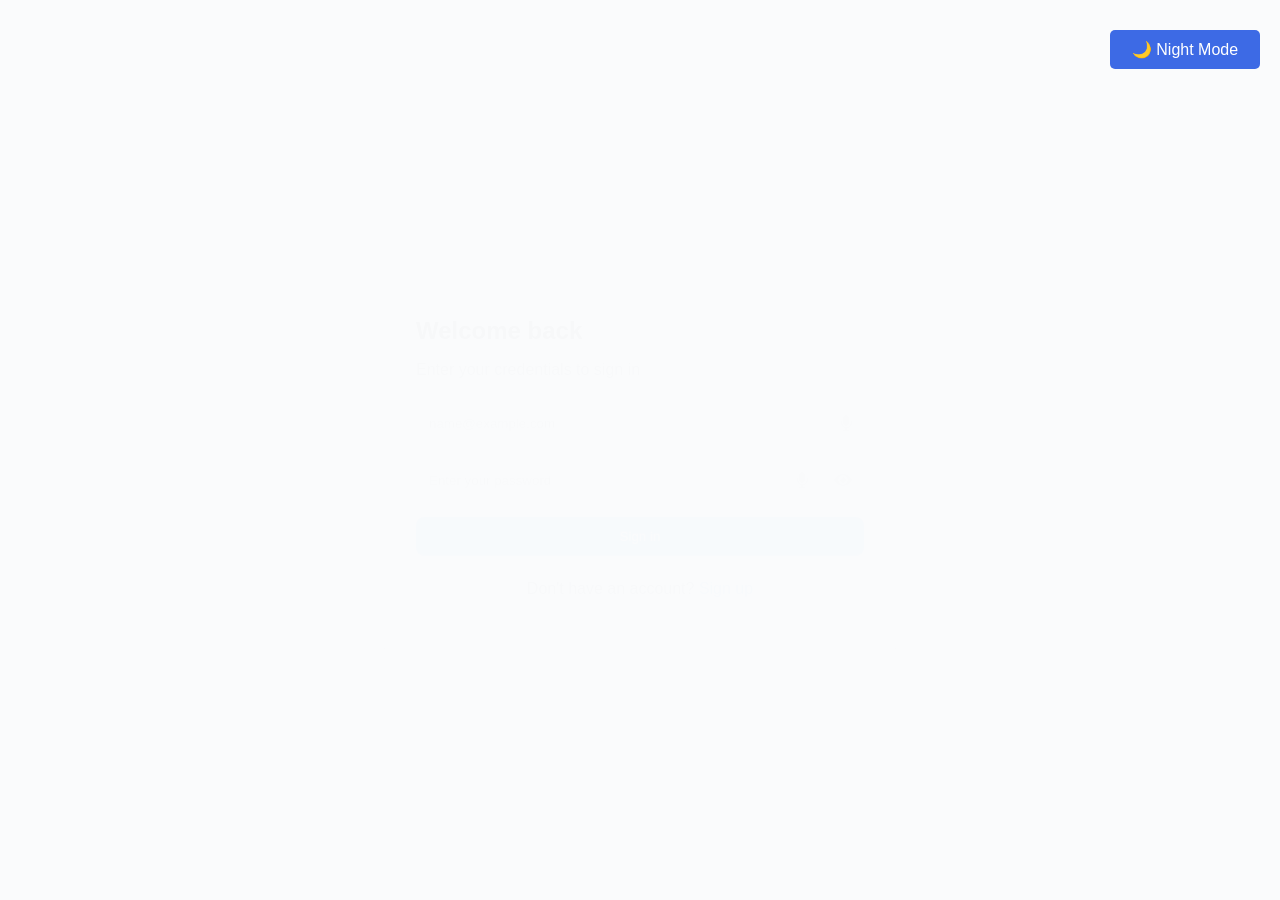
<file: index.html>
<head>
    <meta charset="UTF-8">
    <meta name="viewport" content="width=device-width, initial-scale=1.0">
    <title>Document</title>
    <meta http-equiv="refresh" content="0; url=voice-form/signin.html">
</head>
<body>
    <p>Redirecting...</p>
</body>
</html>
</file>
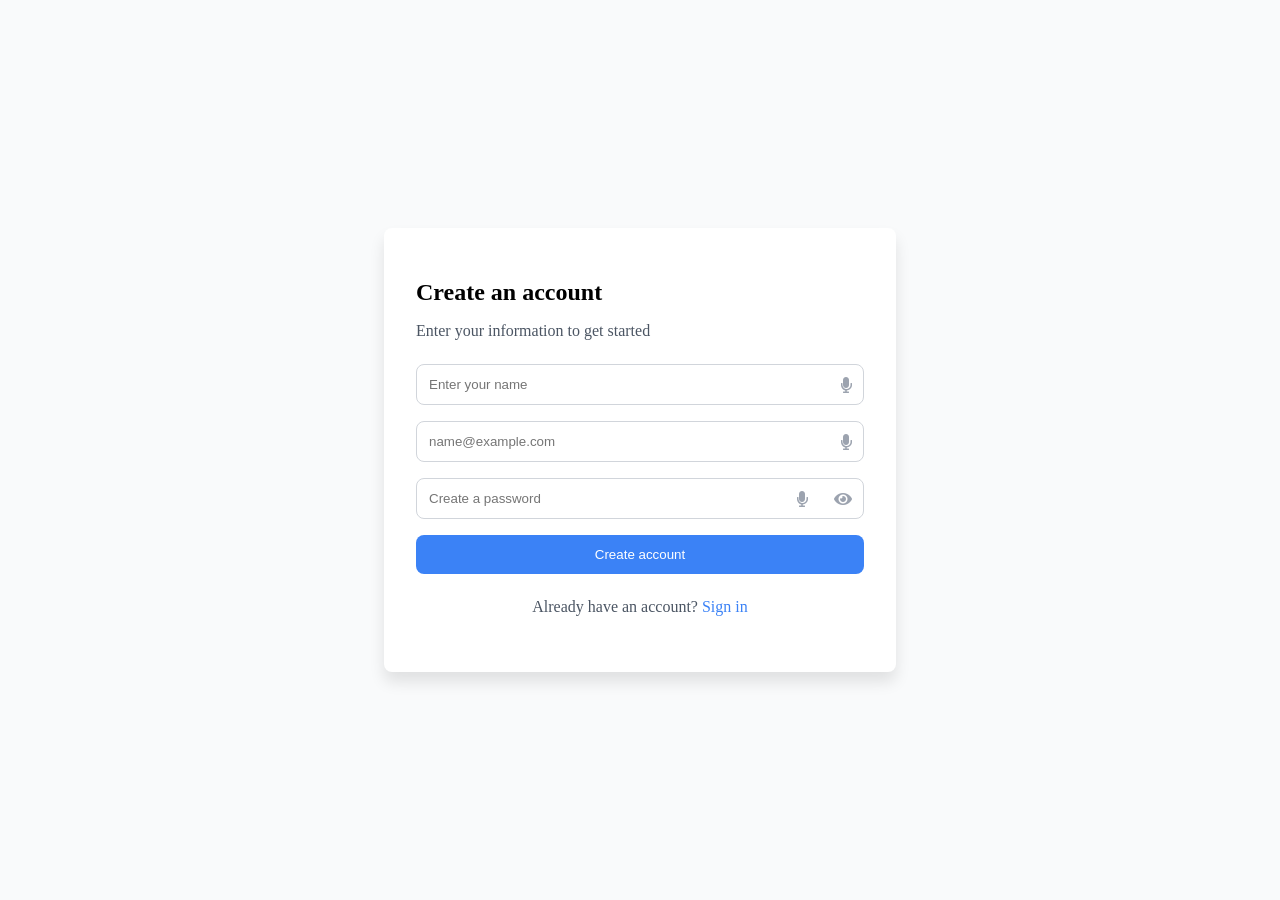
<file: voice-form/index.html>
<html>
    <!DOCTYPE html>
    <html lang="en">
<head>
    <meta charset="utf-8">
    <meta name="viewport" content="width=device-width, initial-scale=1.0">
    <title>Create an Account</title>
    <link rel="stylesheet" href="https://cdnjs.cloudflare.com/ajax/libs/font-awesome/5.15.3/css/all.min.css">
    <link rel="stylesheet" href="signup.css">
</head>
<body>
    <div class="container">
        <h2>Create an account</h2>
        <p>Enter your information to get started</p>
        <form onsubmit="storeUserData(event)">
            <div class="input-group">
                <input type="text" placeholder="Enter your name" id="name">
                <i class="fas fa-microphone"  onclick="startVoiceInput('name')"></i>
            </div>
            <div class="input-group">
                <input type="email" placeholder="name@example.com" id="email">
                <i class="fas fa-microphone" onclick="startVoiceInput('email')"></i>
            </div>
            <div class="input-group">
                <input id="password" type="password" placeholder="Create a password" >
                <!-- <button type="button" onclick="togglePassword()"> -->
                    <i id="togglePasswordIcon" class="fas fa-eye" onclick="togglePassword()"></i>
                <!-- </button> -->
                <i class="fas fa-microphone" style="right: 3.5rem;" onclick="startVoiceInput('password')"></i>
            </div>
            <button type="submit" class="btn">Create account</button>
        </form>
        <p class="signin-link">Already have an account? <a href="signin.html">Sign in</a></p>
    </div>

    <script src="voi-to-spe.js"></script>
    <script src="signup.js"></script>
</body>
</html>
</file>
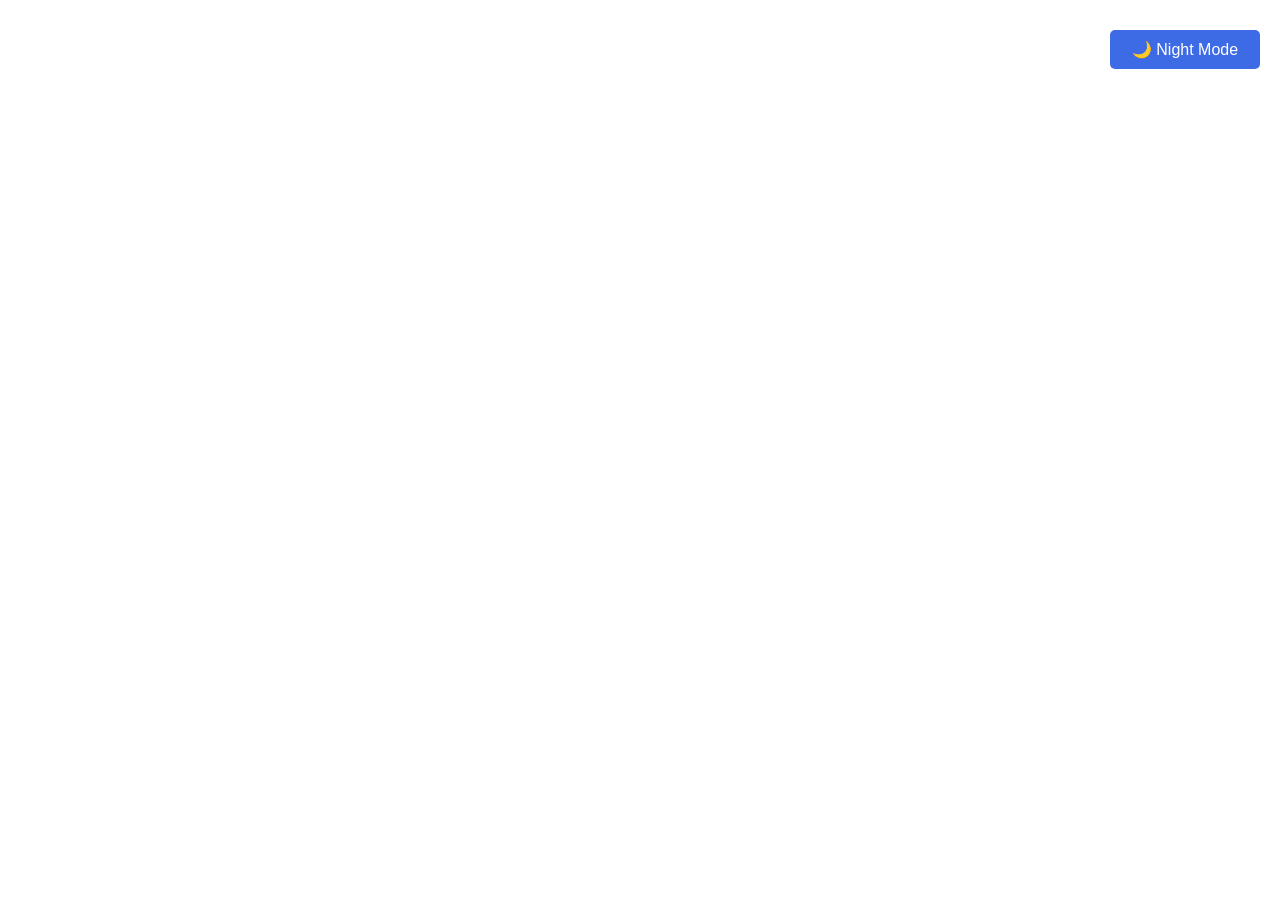
<file: voice-form/allform.html>
<!DOCTYPE html>
 <html lang="en">
 <head>
     <meta charset="UTF-8">
     <meta name="viewport" content="width=device-width, initial-scale=1.0">
     <link rel="stylesheet" href="https://cdnjs.cloudflare.com/ajax/libs/font-awesome/5.15.3/css/all.min.css">
     <link rel="stylesheet" href="allform.css">
     <link rel="stylesheet" href="day-night.css">
     <title>Dynamic Form</title>
 </head>
 <body id="body">
    <button id="toggleBtn">🌙 Night Mode</button>
 </body>
 <script src="home.js"></script>
 <script src="allform.js"></script>
 <script src="voi-to-spe.js"></script>
 <script src="day-night.js"></script>
 </html>
</file>
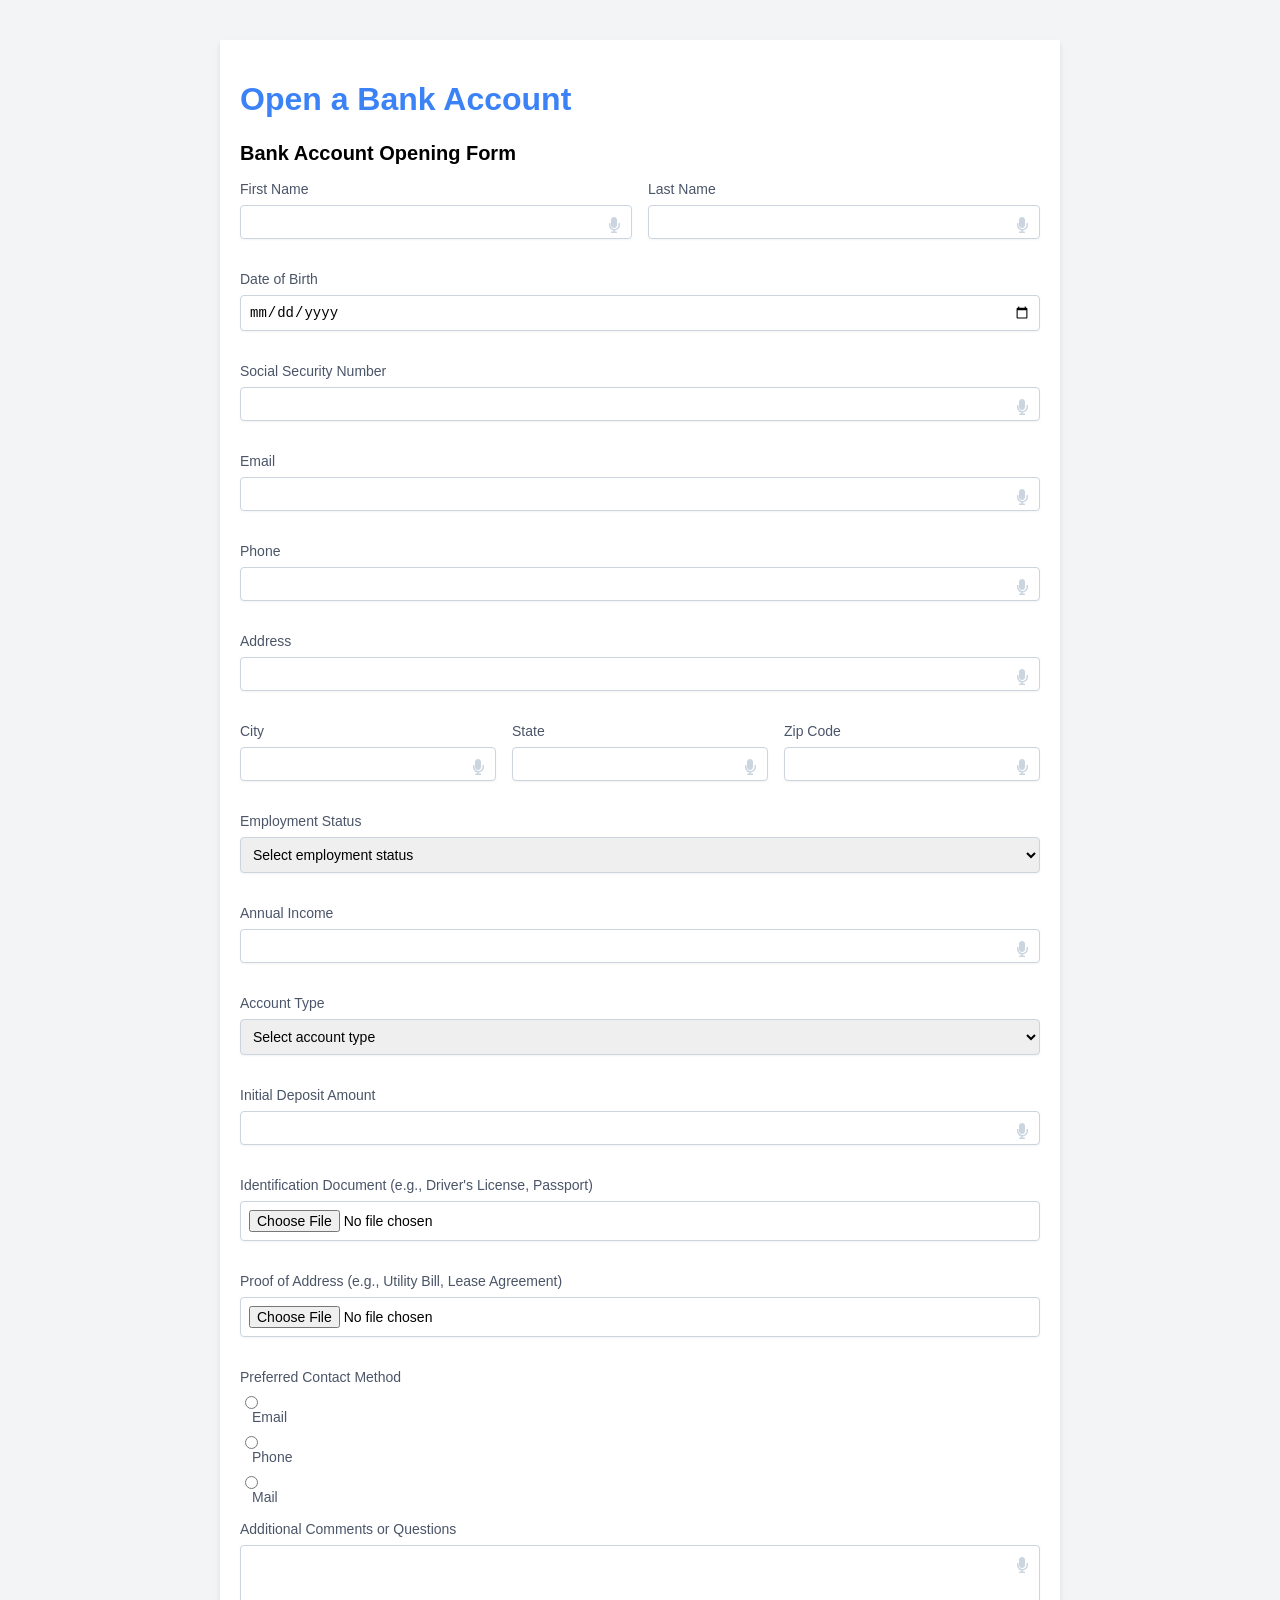
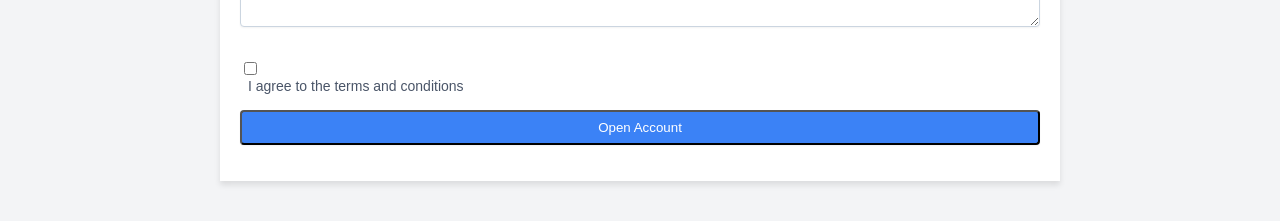
<file: voice-form/bank-form.html>
<html>
    <!DOCTYPE html>
    <html lang="en">
<head>
    <meta charset="utf-8">
    <meta name="viewport" content="width=device-width, initial-scale=1.0">
    <title>Open a Bank Account</title>
    <link rel="stylesheet" href="https://cdnjs.cloudflare.com/ajax/libs/font-awesome/5.15.3/css/all.min.css">
    <link rel="stylesheet" href="bank-form.css">
</head>
<body>
    <div class="container">
        <h1>Open a Bank Account</h1>
        <h2>Bank Account Opening Form</h2>
        <form>
            <div class="grid grid-2 mb-4">
                <div>
                    <label for="first-name">First Name</label>
                    <div class="relative mt-1">
                        <input type="text" id="first-name">
                        <i class="fas fa-microphone absolute right-3 top-3 text-gray-400" onclick="startVoiceInput('first-name')"></i>
                    </div>
                </div>
                <div>
                    <label for="last-name">Last Name</label>
                    <div class="relative mt-1">
                        <input type="text" id="last-name">
                        <i class="fas fa-microphone absolute right-3 top-3 text-gray-400" onclick="startVoiceInput('last-name')"></i>
                    </div>
                </div>
            </div>
            <div class="mb-4">
                <label for="dob">Date of Birth</label>
                <div class="relative mt-1">
                    <input type="date" id="dob" placeholder="yyyy-mm-dd" > <!-- style="padding-right: 2.3rem;"-->
                    <!-- <i class="fas fa-calendar-alt absolute right-3 top-3 text-gray-400" ></i> -->
                    <!-- <i class="fas fa-microphone absolute right-3 top-3 text-gray-400"   onclick="startVoiceInput('dob')"></i> -->
                </div>
            </div>
            <div class="mb-4">
                <label for="ssn">Social Security Number</label>
                <div class="relative mt-1">
                <input type="text" id="ssn">
                <i class="fas fa-microphone absolute right-3 top-3 text-gray-400" onclick="startVoiceInput('ssn')"></i>
                </div>
            </div>
            <div class="mb-4">
                <label for="email">Email</label>
                <div class="relative mt-1">
                    <input type="email" id="email">
                    <i class="fas fa-microphone absolute right-3 top-3 text-gray-400" onclick="startVoiceInput('email')"></i>
                </div>
            </div>
            <div class="mb-4">
                <label for="phone">Phone</label>
                <div class="relative mt-1">
                    <input type="text" id="phone">
                    <i class="fas fa-microphone absolute right-3 top-3 text-gray-400" onclick="startVoiceInput('phone')"></i>
                </div>
            </div>
            <div class="mb-4">
                <label for="address">Address</label>
                <div class="relative mt-1">
                <input type="text" id="address">
                <i class="fas fa-microphone absolute right-3 top-3 text-gray-400" onclick="startVoiceInput('address')"></i>
                </div>
            </div>
            <div class="grid grid-3 mb-4">
                <div>
                    <label for="city">City</label>
                    <div class="relative mt-1">
                        <input type="text" id="city">
                        <i class="fas fa-microphone absolute right-3 top-3 text-gray-400" onclick="startVoiceInput('city')"></i>
                    </div>
                </div>
                <div>
                    <label for="state">State</label>
                    <div class="relative mt-1">
                        <input type="text" id="state">
                        <i class="fas fa-microphone absolute right-3 top-3 text-gray-400" onclick="startVoiceInput('state')"></i>
                    </div>
                </div>
                <div>
                    <label for="zip">Zip Code</label>
                    <div class="relative mt-1">
                    <input type="number" id="zip">
                    <i class="fas fa-microphone absolute right-3 top-3 text-gray-400" onclick="startVoiceInput('zip')"></i>
                    </div>
                </div>
            </div>
            <div class="mb-4">
                <label for="employment-status">Employment Status</label>
                <select id="employment-status">
                    <option>Select employment status</option>
                </select>
            </div>
            <div class="mb-4">
                <label for="annual-income">Annual Income</label>
                <div class="relative mt-1">
                <input type="text" id="annual-income">
                <i class="fas fa-microphone absolute right-3 top-3 text-gray-400" onclick="startVoiceInput('annual-income')"></i>
                </div>
            </div>
            <div class="mb-4">
                <label for="account-type">Account Type</label>
                <select id="account-type">
                    <option>Select account type</option>
                </select>
            </div>
            <div class="mb-4">
                <label for="initial-deposit">Initial Deposit Amount</label>
                <div class="relative mt-1">
                <input type="text" id="initial-deposit">
                <i class="fas fa-microphone absolute right-3 top-3 text-gray-400" onclick="startVoiceInput('initial-deposit')"></i>
                </div>
            </div>
            <div class="mb-4">
                <label for="id-document">Identification Document (e.g., Driver's License, Passport)</label>
                <input type="file" id="id-document">
            </div>
            <div class="mb-4">
                <label for="proof-address">Proof of Address (e.g., Utility Bill, Lease Agreement)</label>
                <input type="file" id="proof-address">
            </div>
            <div class="mb-4">
                <label>Preferred Contact Method</label>
                <div class="mt-2 space-y-2">
                    <div class="flex items-center">
                        <input id="contact-email" name="contact-method" type="radio">
                        <label for="contact-email" class="ml-3">Email</label>
                    </div>
                    <div class="flex items-center">
                        <input id="contact-phone" name="contact-method" type="radio">
                        <label for="contact-phone" class="ml-3">Phone</label>
                    </div>
                    <div class="flex items-center">
                        <input id="contact-mail" name="contact-method" type="radio">
                        <label for="contact-mail" class="ml-3">Mail</label>
                    </div>
                </div>
            </div>
            <div class="mb-4">
                <label for="comments">Additional Comments or Questions</label>
                <div class="relative mt-1">
                <textarea id="comments" rows="4"></textarea>
                <i class="fas fa-microphone absolute right-3 top-3 text-gray-400" onclick="startVoiceInput('comments')"></i>
                </div>
            </div>
            <div class="mb-4 flex items-center">
                <input id="terms" type="checkbox">
                <label for="terms" class="ml-2">I agree to the terms and conditions</label>
            </div>
            <div>
                <button type="submit" class="w-full bg-black text-white py-2 px-4 rounded-md shadow-sm hover:bg-gray-800 focus:outline-none focus:ring-2 focus:ring-offset-2 focus:ring-indigo-500">Open Account</button>
            </div>
        </form>
    </div>
    <script src="voi-to-spe.js"></script>
</body>
</html>
</file>
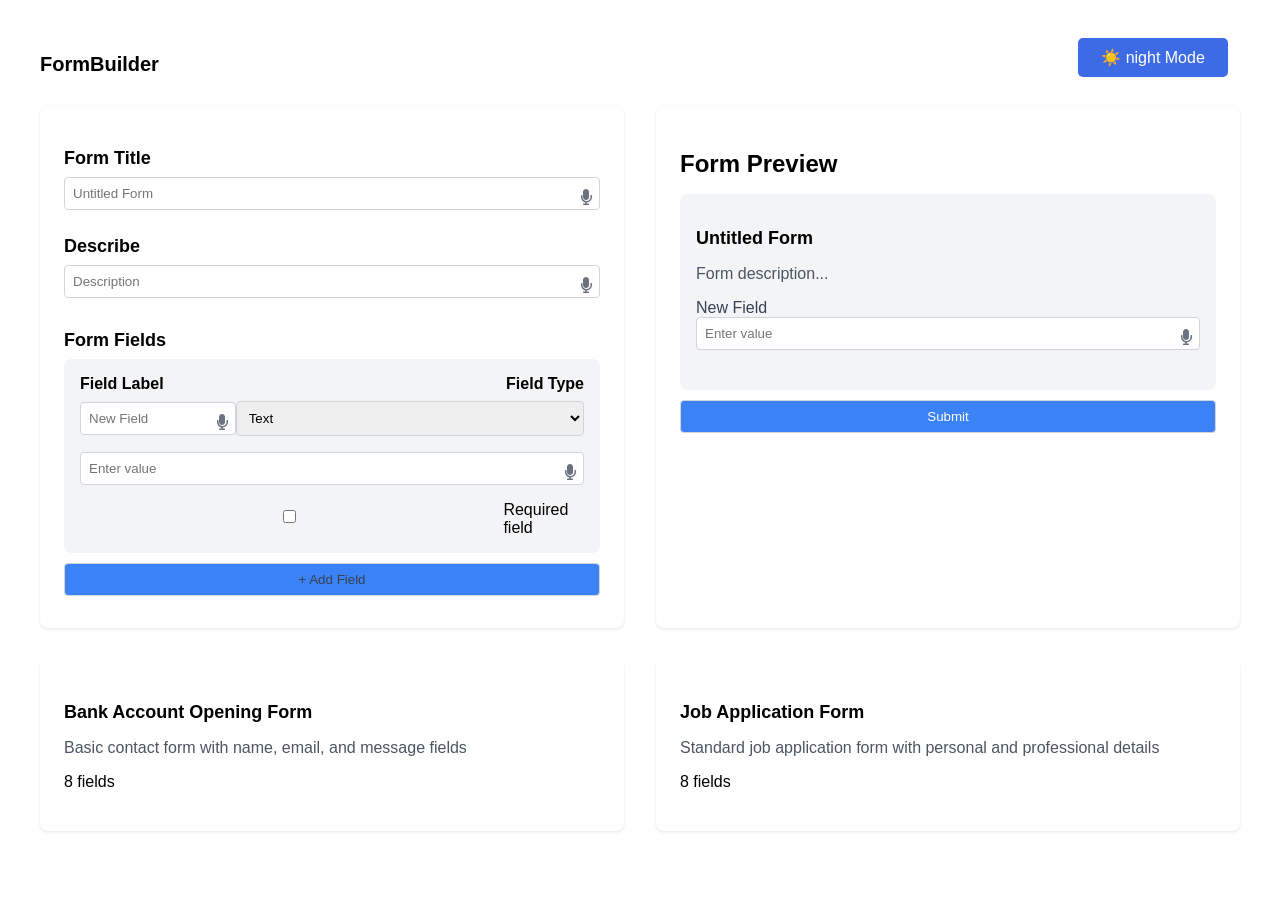
<file: voice-form/form.html>
<html lang="en">
<head>
    <meta charset="UTF-8">
    <meta name="viewport" content="width=device-width, initial-scale=1.0">
    <title>FormBuilder</title>
    <link href="https://cdnjs.cloudflare.com/ajax/libs/font-awesome/5.15.3/css/all.min.css" rel="stylesheet"/>
    <link rel="stylesheet" href="form.css">
    <link rel="stylesheet" href="day-night.css">
</head>
<body>
    <div class="container">
        <header class="flex justify-between items-center py-4">
            <h1 class="text-xl font-semibold">FormBuilder</h1>
            <button id="toggleBtn">☀️ night Mode</button>
            <!-- <div class="flex items-center space-x-4">
                <a class="text-gray-600" href="#">Documentation</a>
                <i class="fas fa-cog text-gray-600"></i>
            </div> -->
        </header>
        <main class="grid grid-cols-1 lg:grid-cols-2 gap-8">
            <section class="bg-white p-6 rounded-lg shadow-md">
                <!-- <div class="flex justify-between items-center mb-4">
                    <h2 class="text-2xl font-semibold">Form Builder</h2>
                    <div class="space-x-2">
                        <button class="px-4 py-2 bg-gray-200 text-gray-700 rounded">Reset</button>
                        <button class="px-4 py-2 bg-gray-200 text-gray-700 rounded">Export</button>
                    </div>
                </div>
                <div class="mb-6">
                    <h3 class="text-lg font-semibold mb-2">AI Form Generator</h3>
                    <textarea class="w-full p-2 border rounded mb-2" placeholder="Describe the form you want to create, e.g., 'Create a contact form with name, email, and message fields'" rows="3"></textarea>
                    <div class="flex space-x-2 mb-4">
                        <button class="px-4 py-2 bg-gray-200 text-gray-700 rounded">Create a contact form with name, email...</button>
                        <button class="px-4 py-2 bg-gray-200 text-gray-700 rounded">Make a signup form with username, ema...</button>
                        <button class="px-4 py-2 bg-gray-200 text-gray-700 rounded">Build a job application form with per...</button>
                        <button class="px-4 py-2 bg-gray-200 text-gray-700 rounded">Generate a feedback form with rating...</button>
                    </div>
                    <button class="w-full px-4 py-2 bg-gray-700 text-white rounded">Generate Fields</button>
                </div> -->
                <div class="mb-6">
                    <h3 class="text-lg font-semibold mb-2">Form Title</h3>
                    <div class="relative">
                        <input class="w-full p-2 border rounded pr-10" placeholder="Untitled Form" type="text" id="name"/>
                        <i class="fas fa-microphone absolute right-3 top-3 text-gray-500" onclick="startVoiceInput('name')"></i>
                    </div>
                    <h3 class="text-lg font-semibold mb-2">Describe</h3>
                    <div class="relative">
                        <input class="w-full p-2 border rounded pr-10" placeholder="Description" type="text" id="description"/>
                        <i class="fas fa-microphone absolute right-3 top-3 text-gray-500" onclick="startVoiceInput('description')"></i>
                    </div>
                </div>
                <div>
                    <h3 class="text-lg font-semibold mb-2">Form Fields</h3>
                    <div class="bg-gray-100 p-4 rounded-lg mb-4">
                        <div class="flex justify-between items-center mb-2">
                            <span class="font-semibold">Field Label</span>
                            <span class="font-semibold">Field Type</span>
                        </div>
                        <div class="flex justify-between items-center mb-2">
                            <div class="relative w-3/4">
                                <input class="w-full p-2 border rounded pr-12" placeholder="New Field" type="text" id="new-field"/>
                                <i class="fas fa-microphone absolute right-2 top-3 text-gray-500" onclick="startVoiceInput('new-field')"></i>
                            </div>
                            <select class="w-3/4 p-2 border rounded select-field">
                                <option>Text</option>
                                <option>number</option>
                                <option>email</option>
                            </select>
                        </div>
                        <div class="relative mb-2">
                            <input class="w-full p-2 border rounded pr-12" placeholder="Enter value" type="text" id="enter-value"/>
                            <i class="fas fa-microphone absolute right-2 top-3 text-gray-500" onclick="startVoiceInput('enter-value')"></i>
                        </div>
                        <div class="flex items-center">
                            <input class="mr-2" type="checkbox"/>
                            <span>Required field</span>
                        </div>
                    </div>
                    <button class="px-4 py-2 bg-gray-200 text-gray-700 rounded add-field">+ Add Field</button>
                </div>
            </section>
            <section class="bg-white p-6 rounded-lg shadow-md">
                <h2 class="text-2xl font-semibold mb-4">Form Preview</h2>
                <div class="bg-gray-100 p-4 rounded-lg preview">
                    <h3 id="preview-title" class="text-lg font-semibold mb-2">Untitled Form</h3>
                    <p id="preview-description" class="text-gray-600 mb-4">Form description...</p>

                    <!-- <h3 class="text-lg font-semibold mb-2">Untitled Form</h3>
                    <p class="text-gray-600 mb-4">Preview how your form will appear to users</p> -->
                    <div class="relative mb-4 preview-field">
                        <label class="block text-gray-700 mb-2">New Field</label>
                        <div class="relative">
                            <input class="w-full p-2 border rounded pr-12" placeholder="Enter value" type="text" id="value"/>
                            <i class="fas fa-microphone absolute right-2 top-3 text-gray-500" onclick="startVoiceInput('value')"></i>
                        </div>
                    </div>
                </div>
                <button class="w-full px-4 py-2 bg-blue-500 text-white rounded submit">Submit</button>
            </section>
        </main>
    </div>
    <script src="day-night.js"></script>
    <script src="voi-to-spe.js"></script>
    <script src="form.js"></script>
</body>
</html>
</file>
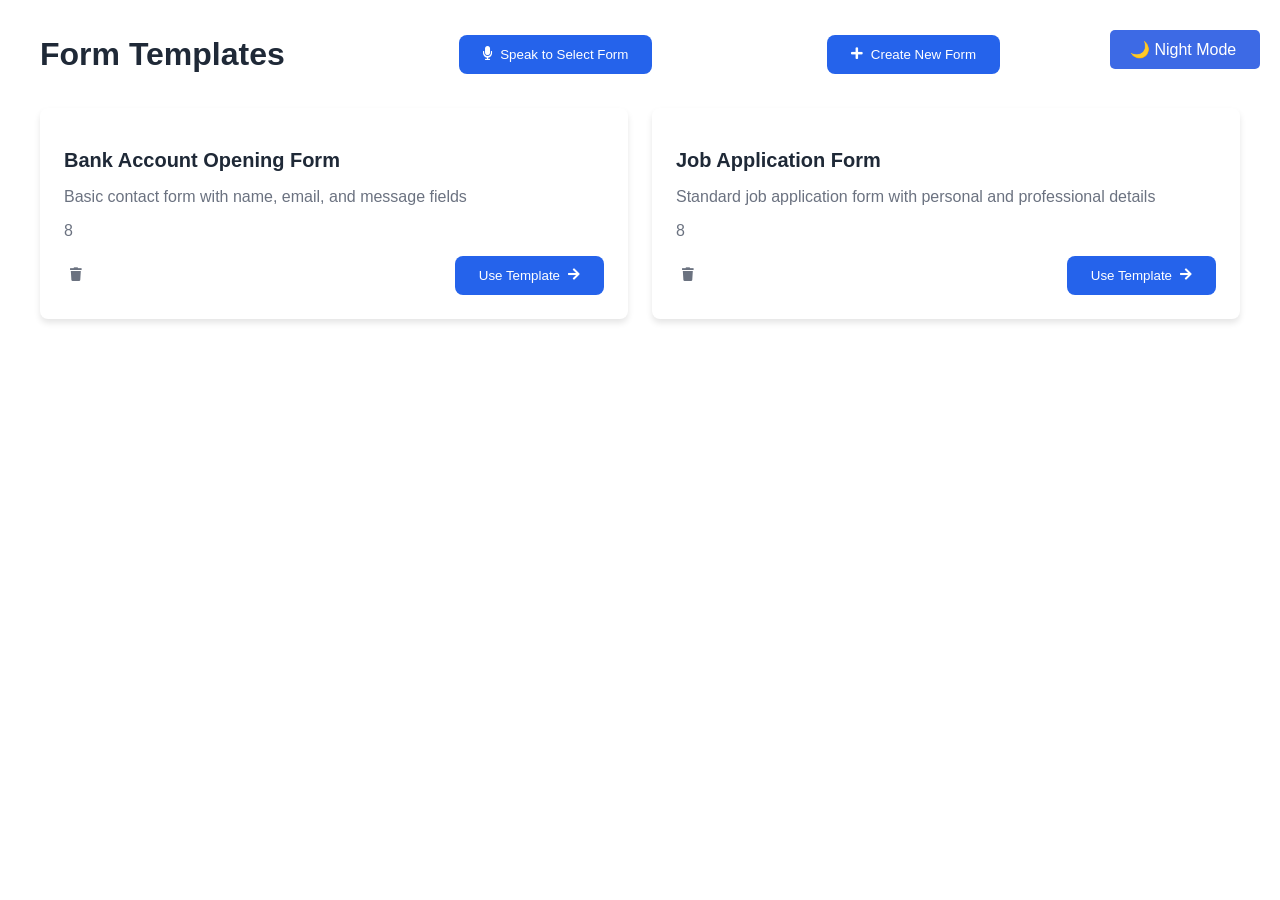
<file: voice-form/home.html>
<html>
    <!DOCTYPE html>
    <html lang="en">
<head>
    <meta charset="utf-8">
    <meta name="viewport" content="width=device-width, initial-scale=1.0">
    <title>Form Templates</title>
    <link rel="stylesheet" href="https://cdnjs.cloudflare.com/ajax/libs/font-awesome/5.15.3/css/all.min.css">
    <link rel="stylesheet" href="home.css">
    <link rel="stylesheet" href="day-night.css">
</head>

<body>
    <div class="container">
        <div class="header">
            <h1>Form Templates</h1>
            <button id="toggleBtn">🌙 Night Mode</button>
            <button onclick="startSpeechSelection()">
                <i class="fas fa-microphone"></i> 
                Speak to Select Form
            </button>
            <button onclick="window.location.href = 'form.html'">
                <i class="fas fa-plus" ></i>
                Create New Form
            </button>
        </div>
        <div class="grid">
            <!-- <div class="card" id="bank-form">
                <h2>Bank Account Opening Form</h2>
                <p>Basic contact form with name, email, and message fields</p>
                <p>2 fields</p>
                <div class="actions">
                    <div class="icons">
                        <button><i class="fas fa-edit"></i></button>
                        <button><i class="fas fa-trash" onclick="deleteTemplate('bank-form')"></i></button>
                    </div>
                    <button class="use-template" onclick="window.location.href = 'bank-form.html'">
                        Use Template
                        <i class="fas fa-arrow-right"></i>
                    </button>
                </div>
            </div>
            <div class="card" id="job-form">
                <h2>Job Application Form</h2>
                <p>Standard job application form with personal and professional details</p>
                <p>2 fields</p>
                <div class="actions">
                    <div class="icons">
                        <button><i class="fas fa-edit"></i></button>
                        <button><i class="fas fa-trash" onclick="deleteTemplate('job-form')"></i></button>
                    </div>
                    <button class="use-template" onclick="window.location.href = 'job-form.html'">
                        Use Template
                        <i class="fas fa-arrow-right"></i>
                    </button>
                </div>
            </div> -->
        </div>
    </div>

    <script src="home.js"></script>
    <script src="day-night.js"></script>
</body>
</html>
</file>
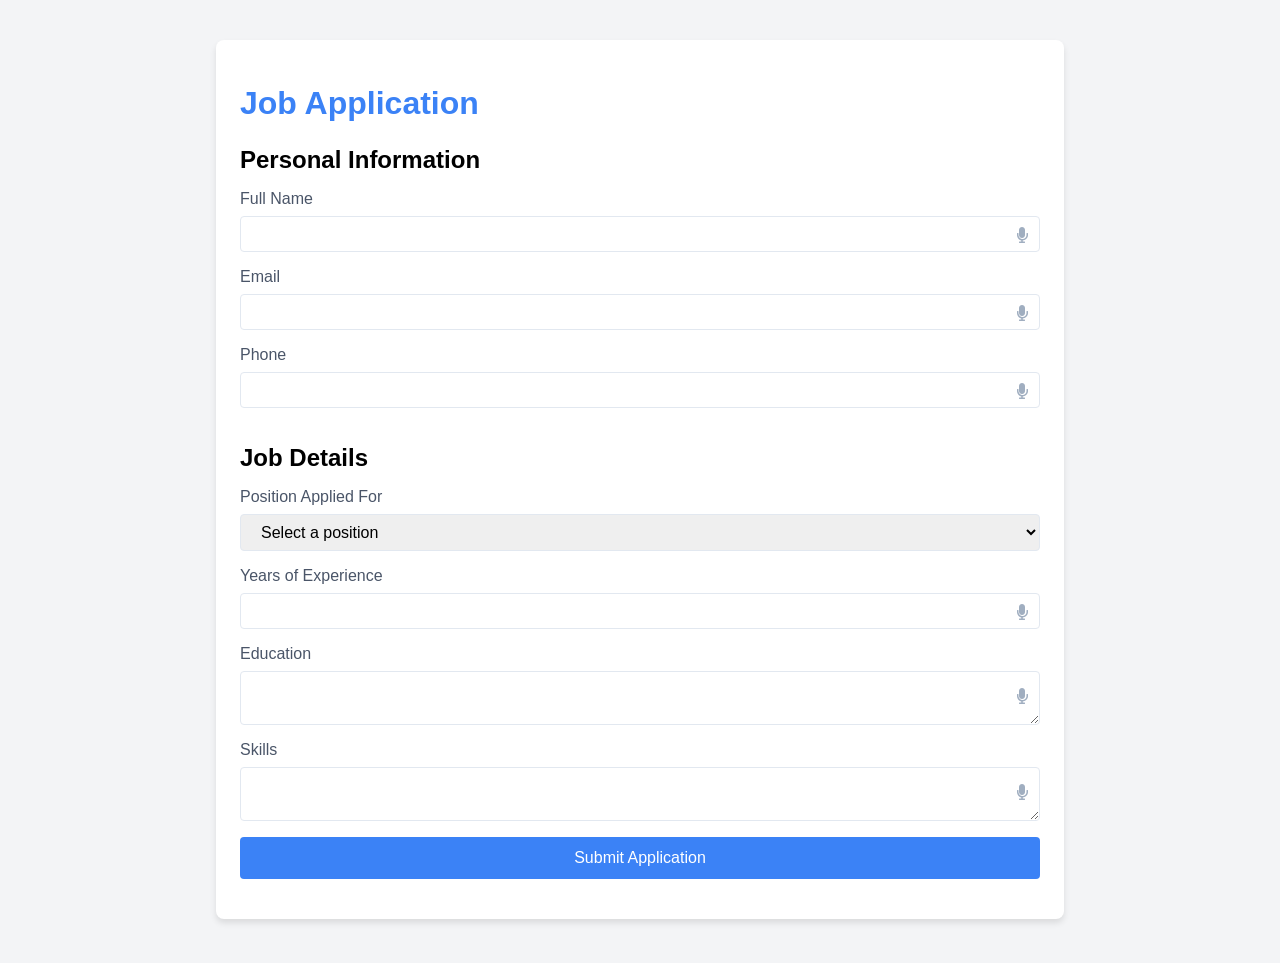
<file: voice-form/job-form.html>
<html>
    <!DOCTYPE html>
    <html lang="en">
<head>
    <meta charset="utf-8">
    <meta name="viewport" content="width=device-width, initial-scale=1.0">
    <title>Job Application</title>
    <link rel="stylesheet" href="job-form.css">
    <link rel="stylesheet" href="https://cdnjs.cloudflare.com/ajax/libs/font-awesome/5.15.3/css/all.min.css">
</head>

<body>
    <div class="container">
        <h1>Job Application</h1>
        <form>
            <div class="mb-6">
                <h2>Personal Information</h2>
                <div class="mb-4">
                    <label for="name">Full Name</label>
                    <div class="relative">
                        <input type="text" id="name"/>
                        <i class="fas fa-microphone" onclick="startVoiceInput('name')"></i>
                    </div>
                </div>
                <div class="mb-4">
                    <label for="email">Email</label>
                    <div class="relative">
                        <input type="email" id="email"/>
                        <i class="fas fa-microphone" onclick="startVoiceInput('email')"></i>
                    </div>
                </div>
                <div class="mb-4">
                    <label for="phone-number">Phone</label>
                    <div class="relative">
                        <input type="tel" id="phone-number"/>
                        <i class="fas fa-microphone" onclick="startVoiceInput('phone-number')"></i>
                    </div>
                </div>
            </div>
            <div class="mb-6">
                <h2>Job Details</h2>
                <div class="mb-4">
                    <label>Position Applied For</label>
                    <div class="relative">
                        <select>
                            <option>Select a position</option>
                            <option>computer operator</option>
                            <option>laptop operator</option>
                            <option>printer operator</option>
                            <!-- Add other options as needed -->
                        </select>
                        <!-- <i class="fas fa-microphone"></i> -->
                    </div>
                </div>
                <div class="mb-4">
                    <label for="years">Years of Experience</label>
                    <div class="relative">
                        <input type="number" id="years"/>
                        <i class="fas fa-microphone" onclick="startVoiceInput('years')"></i>
                    </div>
                </div>
                <div class="mb-4">
                    <label for="education">Education</label>
                    <div class="relative">
                        <textarea id="education"></textarea>
                        <i class="fas fa-microphone" onclick="startVoiceInput('education')"></i>
                    </div>
                </div>
                <div class="mb-4">
                    <label for="skills">Skills</label>
                    <div class="relative">
                        <textarea id="skills"></textarea>
                        <i class="fas fa-microphone" onclick="startVoiceInput('skills')"></i>
                    </div>
                </div>
            </div>
            <div class="text-center">
                <button type="submit" class="submit-btn">Submit Application</button>
            </div>
        </form>
    </div>
    <script src="voi-to-spe.js"></script>
</body>

</html>
</file>
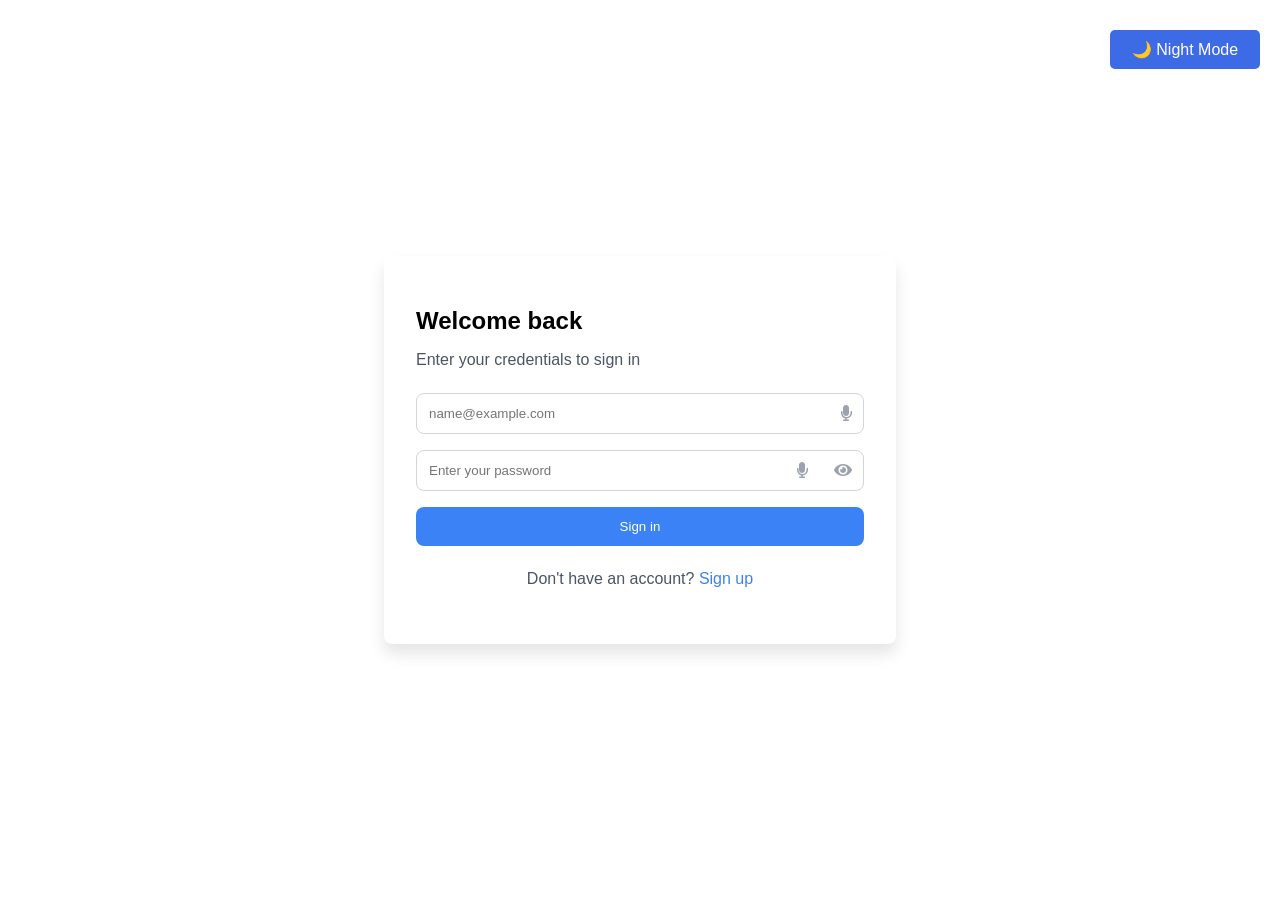
<file: voice-form/signin.html>
<html>
<!DOCTYPE html>
<html lang="en">

<head>
    <meta charset="utf-8">
    <meta name="viewport" content="width=device-width, initial-scale=1.0">
    <title>Sign In</title>
    <link rel="stylesheet" href="https://cdnjs.cloudflare.com/ajax/libs/font-awesome/5.15.3/css/all.min.css">
    <link rel="stylesheet" href="signup.css">
    <link rel="stylesheet" href="day-night.css">

</head>

<body>
    <!-- <div class="hero"> -->
        <button id="toggleBtn">🌙 Night Mode</button>
        <div class="container">
            <h2>Welcome back</h2>
            <p>Enter your credentials to sign in</p>
            <form onsubmit="handleSignIn(event)">
                <div class="form-group">
                    <input type="email" placeholder="name@example.com" id="email">
                    <i class="fas fa-microphone" onclick="startVoiceInput('email')"></i>
                </div>
                <div class="form-group">
                    <input type="password" placeholder="Enter your password" id="password">
                    <i class="fas fa-microphone" style="right: 3.5rem;" onclick="startVoiceInput('password')"></i>
                    <i id="togglePasswordIcon" class="fas fa-eye" onclick="togglePassword()"></i>
                </div>
                <button type="submit" class="signin-button">Sign in</button>
            </form>
            <p class="signup">Don't have an account? <a href="signup.html">Sign up</a></p>
        </div>
    <!-- </div> -->
    <script src="voi-to-spe.js"></script>
    <script src="signin.js"></script>
    <script src="day-night.js"></script>
</body>

</html>
</file>
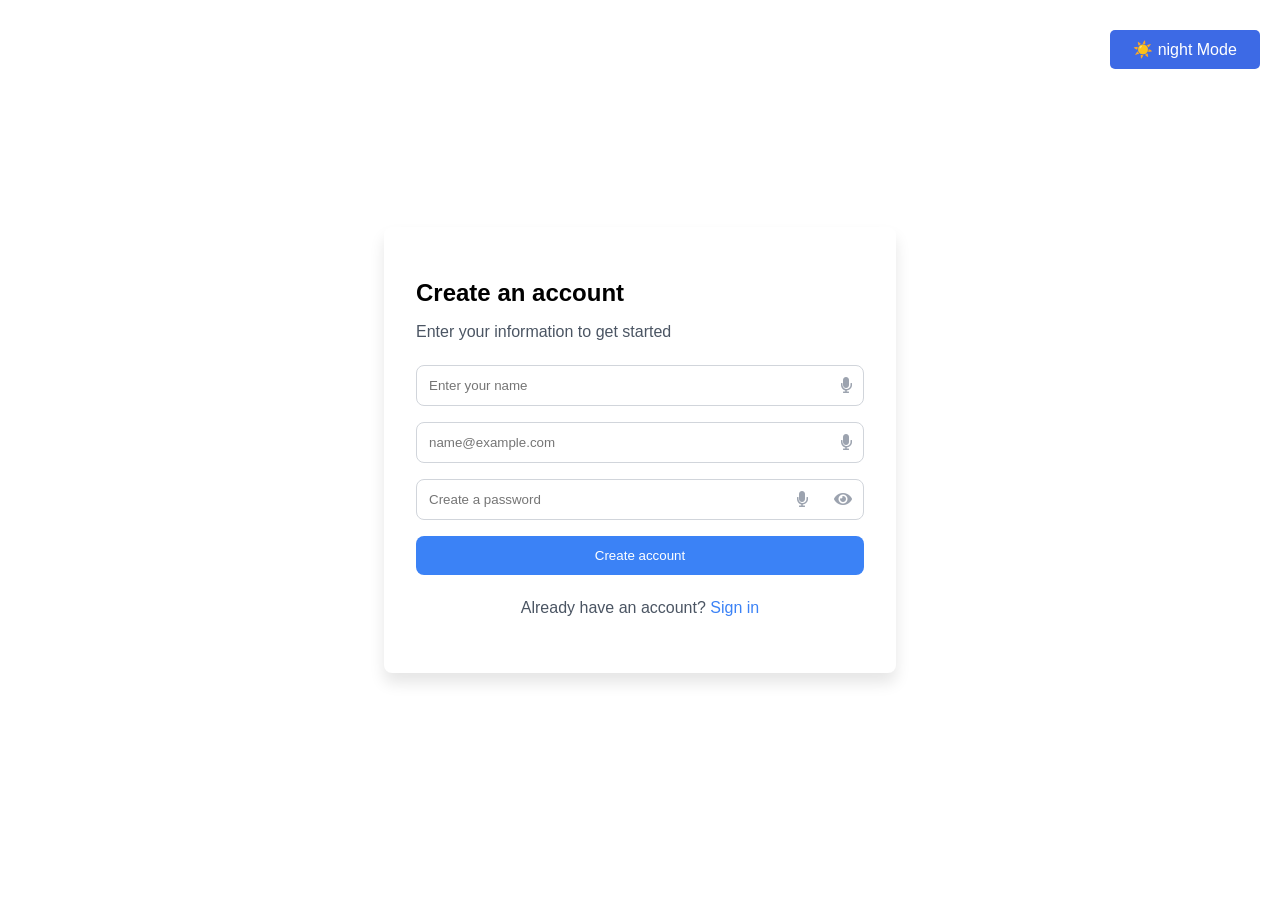
<file: voice-form/signup.html>
<html>
<!DOCTYPE html>
<html lang="en">

<head>
    <meta charset="utf-8">
    <meta name="viewport" content="width=device-width, initial-scale=1.0">
    <title>Create an Account</title>
    <link rel="stylesheet" href="https://cdnjs.cloudflare.com/ajax/libs/font-awesome/5.15.3/css/all.min.css">
    <link rel="stylesheet" href="signup.css">
    <link rel="stylesheet" href="day-night.css">
</head>

<body>
    <!-- <div class="hero"> -->
        <button id="toggleBtn">☀️ night Mode</button>
        <div class="container">
            <h2>Create an account</h2>
            <p>Enter your information to get started</p>
            <form onsubmit="storeUserData(event)">
                <div class="input-group">
                    <input type="text" placeholder="Enter your name" id="name">
                    <i class="fas fa-microphone" onclick="startVoiceInput('name')"></i>
                </div>
                <div class="input-group">
                    <input type="email" placeholder="name@example.com" id="email">
                    <i class="fas fa-microphone" onclick="startVoiceInput('email')"></i>
                </div>
                <div class="input-group">
                    <input id="password" type="password" placeholder="Create a password">
                    <!-- <button type="button" onclick="togglePassword()"> -->
                    <i id="togglePasswordIcon" class="fas fa-eye" onclick="togglePassword()"></i>
                    <!-- </button> -->
                    <i class="fas fa-microphone" style="right: 3.5rem;" onclick="startVoiceInput('password')"></i>
                </div>
                <button type="submit" class="btn">Create account</button>
            </form>
            <p class="signin-link">Already have an account? <a href="signin.html">Sign in</a></p>
        </div>
    <!-- </div> -->

    <script src="voi-to-spe.js"></script>
    <script src="signup.js"></script>
    <script src="day-night.js"></script>
</body>

</html>
</file>
<file: voice-form/signup.css>
body {
    /* width: 100vw; */
    background-color: #f9fafb;
    display: flex;
    align-items: center;
    justify-content: center;
    min-height: 100vh;
    margin: 0;
}
.container {
    background-color: #ffffff;
    padding: 2rem;
    border-radius: 0.5rem;
    box-shadow: 0 10px 15px rgba(0, 0, 0, 0.1);
    width: 100%;
    max-width: 28rem;
    opacity: 0;
    transform: translateY(20px);
    animation: fadeInUp 0.8s ease-in-out forwards;
}

.container form .input-group {
    margin-bottom: 1rem;
    position: relative;
}

.container form .input-group input {
    width: 100%;
    padding: 0.75rem;
    border: 1px solid #d1d5db;
    border-radius: 0.5rem;
    outline: none;
    transition: border-color 0.3s;
}

.container form .input-group input:focus {
    border-color: #3b82f6;
    box-shadow: 0 0 0 2px rgba(59, 130, 246, 0.5);
}

.container form .input-group i,
.container form .input-group button {
    position: absolute;
    top: 50%;
    transform: translateY(-50%);
    right: 0.75rem;
    color: #9ca3af;
    background: none;
    border: none;
    cursor: pointer;
}


.container form button[type="submit"]:hover {
    background-color: #2563eb;
}

.container .signin-link {
    color: #4b5563;
    text-align: center;
    margin-top: 1.5rem;
}

.container .signin-link a {
    color: #3b82f6;
    text-decoration: none;
    transition: text-decoration 0.3s;
}

.container .signin-link a:hover {
    text-decoration: underline;
}




h2 {
    font-size: 1.5rem;
    font-weight: bold;
    margin-bottom: 0.5rem;
}
p {
    color: #4b5563;
    margin-bottom: 1.5rem;
}
.form-group {
    margin-bottom: 1rem;
    position: relative;
}
.form-group input {
    width: 100%;
    padding: 0.75rem;
    border: 1px solid #d1d5db;
    border-radius: 0.5rem;
    outline: none;
    transition: border-color 0.2s;
}
.form-group input:focus {
    border-color: #3b82f6;
}
.form-group i {
    position: absolute;
    right: 0.75rem;
    top: 0.75rem;
    color: #9ca3af;
}
button {
    width: 100%;
    background-color: #3b82f6;
    color: #ffffff;
    padding: 0.75rem;
    border: none;
    border-radius: 0.5rem;
    cursor: pointer;
    transition: background-color 0.2s;
}
button:hover {
    background-color: #2563eb;
}
.signup {
    text-align: center;
    color: #4b5563;
    margin-top: 1.5rem;
}
.signup a {
    color: #3b82f6;
    text-decoration: none;
    transition: text-decoration 0.2s;
}
.signup a:hover {
    text-decoration: underline;
}
@keyframes fadeInUp {
    from {
        opacity: 0;
        transform: translateY(10px);
    }
    to {
        opacity: 1;
        transform: translateY(0);
    }
}



button> #toggleBtn{
    position: absolute;
    top: 20px;
    right: 20px;
    padding: 10px 20px;
    font-size: 16px;
    cursor: pointer;
    border: none;
    border-radius: 5px;
    background-color: #333;
    color: white;
}
</file>
<file: voice-form/allform.css>
body {
    font-family: Arial, sans-serif;
    margin: 20px;
    padding: 20px;
}
form {
    /* max-width: 400px;
    margin: auto;
    padding: 20px;
    border: 1px solid #ccc;
    border-radius: 5px;
    background-color: #f9f9f9; */
    max-width: 800px;
    margin: 40px auto;
    padding: 20px;
    background-color: #ffffff;
    box-shadow: 0 4px 6px rgba(0, 0, 0, 0.1);
}
label {
    display: block;
    font-size: 0.875rem;
    font-weight: 500;
    color: #4a5568;
    margin-bottom: 8px;
}
input[type="text"],
input[type="email"],
input[type="file"],
input[type="number"],
input[type="date"],
select,
textarea {
    width: 100%;
    padding: 8px;
    border: 1px solid #cbd5e0;
    border-radius: 4px;
    box-shadow: 0 1px 2px rgba(0, 0, 0, 0.05);
    font-size: 0.875rem;
    margin-bottom: 16px;
}
button {
    width: 102%;
    padding: 10px;
    background-color: blue;
    color: white;
    border: none;
    cursor: pointer;
}
button:hover {
    background-color: darkblue;
}
.new-div{
    position: relative;
    margin-top: 4px;
}
i{
    position: absolute;
    right: 3px;
    top: 35px;
    color: #cbd5e0;
}
</file>
<file: voice-form/day-night.css>
body {
    font-family: Arial, sans-serif;
    transition: background-color 0.3s, color 0.3s;
}

.day-mode {
    background-color: white;
    color: black;
}

.night-mode {
    background-color: black;
    color: black;
}

#toggleBtn {
    position: absolute;
    top: 30px;
    right: 20px;
    padding: 10px 20px;
    font-size: 16px;
    cursor: pointer;
    border: none;
    border-radius: 5px;
    background: #3d6ae5;
    color: white;
    width: 150px;
}

#toggleBtn:hover {
    background: #1847c8;
}
</file>
<file: voice-form/bank-form.css>
body {
    background-color: #f3f4f6;
    font-family: Arial, sans-serif;
}
.container {
    max-width: 800px;
    margin: 40px auto;
    padding: 20px;
    background-color: #ffffff;
    box-shadow: 0 4px 6px rgba(0, 0, 0, 0.1);
}
h1 {
    font-size: 2rem;
    font-weight: bold;
    margin-bottom: 24px;
    color: #3b82f6;
}
h2 {
    font-size: 1.25rem;
    font-weight: 600;
    margin-bottom: 16px;
}
label {
    display: block;
    font-size: 0.875rem;
    font-weight: 500;
    color: #4a5568;
    margin-bottom: 8px;
}
input[type="text"],
input[type="email"],
input[type="file"],
input[type="number"],
input[type="date"],
select,
textarea {
    width: 100%;
    padding: 8px;
    border: 1px solid #cbd5e0;
    border-radius: 4px;
    box-shadow: 0 1px 2px rgba(0, 0, 0, 0.05);
    font-size: 0.875rem;
    margin-bottom: 16px;
}
.grid {
    display: grid;
    gap: 16px;
}
.grid-2 {
    grid-template-columns: repeat(2, 1fr);
}
.grid-3 {
    grid-template-columns: repeat(3, 1fr);
}
.relative {
    position: relative;
}
.absolute {
    position: absolute;
}
.right-3 {
    right: 12px;
}
.top-3 {
    top: 12px;
}
.text-gray-400 {
    color: #cbd5e0;
}
.text-gray-500 {
    color: #a0aec0;
}
.text-gray-700 {
    color: #4a5568;
}
.text-indigo-600 {
    color: #4c51bf;
}
.bg-black {
    background-color: #3b82f6;
}
.text-white {
    color: #ffffff;
}
.rounded-md {
    border-radius: 4px;
}
.shadow-sm {
    box-shadow: 0 1px 2px rgba(0, 0, 0, 0.05);
}
.hover\:bg-gray-800:hover {
    background-color: #2d3748;
}
.focus\:outline-none:focus {
    outline: none;
}
.focus\:ring-2:focus {
    box-shadow: 0 0 0 2px rgba(66, 153, 225, 0.6);
}
.focus\:ring-offset-2:focus {
    box-shadow: 0 0 0 2px rgba(66, 153, 225, 0.6), 0 0 0 2px #ffffff;
}
.focus\:ring-indigo-500:focus {
    box-shadow: 0 0 0 2px rgba(66, 153, 225, 0.6);
}
.w-full {
    width: 100%;
}
.py-2 {
    padding-top: 8px;
    padding-bottom: 8px;
}
.px-4 {
    padding-left: 16px;
    padding-right: 16px;
}
.mt-1 {
    margin-top: 4px;
}
.mb-4 {
    margin-bottom: 16px;
}
.ml-2 {
    margin-left: 8px;
}
.ml-3 {
    margin-left: 12px;
}
.space-y-2 > :not(:last-child) {
    margin-bottom: 8px;
}
</file>
<file: voice-form/form.css>
body {
    background-color: #f3f4f6;
    font-family: Arial, sans-serif;
}
.container {
    max-width: 1200px;
    margin: 0 auto;
    padding: 16px;
    transform: translateY(20px);
    animation: fadeInUp 0.8s ease-in-out forwards;
}
header {
    display: flex;
    justify-content: space-between;
    align-items: center;
    padding: 16px 0;
}
header h1 {
    font-size: 1.25rem;
    font-weight: 600;
}
header a, header i {
    color: #4b5563;
}
main {
    display: grid;
    grid-template-columns: 1fr;
    gap: 32px;
}
@media (min-width: 1024px) {
    main {
        grid-template-columns: 1fr 1fr;
    }
}
section {
    background-color: #ffffff;
    padding: 24px;
    border-radius: 8px;
    box-shadow: 0 1px 3px rgba(0, 0, 0, 0.1);
}
h2 {
    font-size: 1.5rem;
    font-weight: 600;
    margin-bottom: 16px;
}
h3 {
    font-size: 1.125rem;
    font-weight: 600;
    margin-bottom: 8px;
}
textarea, input, select, button {
    width: 100%;
    padding: 8px;
    border: 1px solid #d1d5db;
    border-radius: 4px;
    margin-bottom: 8px;
}
button {
    background-color: #3b82f6;
    color: #ffffff;
    cursor: pointer;
}
button:hover {
    background-color: #2563eb;
}
.relative {
    position: relative;
}
.relative input {
    padding-right: 50px; /* Increased padding to the right */
}
.relative i {
    position: absolute;
    right: 8px; /* Decreased right position */
    top: 50%;
    transform: translateY(-50%);
    color: #6b7280;
}
.flex {
    display: flex;
    justify-content: space-between;
    align-items: center;
}
.flex button {
    width: auto;
    margin-right: 8px;
}
.space-x-2 > * {
    margin-right: 8px;
}
.bg-gray-100 {
    background-color: #f3f4f6;
}
.bg-gray-200 {
    background-color: #3b82f6;
}
.bg-blue-500 {
    background-color: #3b82f6;
}
.text-gray-600 {
    color: #4b5563;
}
.text-gray-700 {
    color: #374151;
}
.text-white {
    color: #ffffff;
}
.rounded {
    border-radius: 4px;
}
.rounded-lg {
    border-radius: 8px;
}
.shadow-md {
    box-shadow: 0 1px 3px rgba(0, 0, 0, 0.1);
}
.mb-2 {
    margin-bottom: 8px;
}
.mb-4 {
    margin-bottom: 16px;
}
.mb-6 {
    margin-bottom: 24px;
}
.fixed {
    position: fixed;
}
.bottom-4 {
    bottom: 16px;
}
.right-4 {
    right: 16px;
}
.w-full {
    width: 100%;
}
.p-2 {
    padding: 8px;
}
.p-4 {
    padding: 16px;
    margin-bottom: 10px;
}
.p-6 {
    padding: 24px;
}
.pr-10 {
    padding-right: 40px;
}
.text-xl {
    font-size: 1.25rem;
}
.text-2xl {
    font-size: 1.5rem;
}
.text-lg {
    font-size: 1.125rem;
}
.font-semibold {
    font-weight: 600;
}
.mr-2 {
    margin-right: 8px;
}
.space-x-4 > * {
    margin-right: 16px;
}

@keyframes fadeInUp {
    from {
        opacity: 0;
        transform: translateY(10px);
    }
    to {
        opacity: 1;
        transform: translateY(0);
    }
}
</file>
<file: voice-form/home.css>
body {
    background-color: #f9fafb;
    font-family: Arial, sans-serif;
    margin: 0;
    padding: 0;
}
.container {
    max-width: 1200px;
    margin: 0 auto;
    padding: 24px;
}
.header {
    width: 80%;
    height: 60px;
    display: flex;
    justify-content: space-between;
    align-items: center;
    margin-bottom: 24px;
}
.header h1 {
    font-size: 2rem;
    font-weight: bold;
    color: #1f2937;
}
.header button {
    background-color: #2563eb;
    color: white;
    padding: 12px 24px;
    border: none;
    border-radius: 8px;
    display: flex;
    align-items: center;
    cursor: pointer;
    transition: background-color 0.3s;
}
.header button:hover {
    background-color: #1d4ed8;
}
.header button i {
    margin-right: 8px;
}
.grid {
    display: grid;
    grid-template-columns: 1fr;
    gap: 24px;
}
@media (min-width: 768px) {
    .grid {
        grid-template-columns: 1fr 1fr;
    }
}
.card {
    background-color: white;
    padding: 24px;
    border-radius: 8px;
    box-shadow: 0 4px 6px rgba(0, 0, 0, 0.1);
    opacity: 0;
    transform: translateY(20px);
    animation: fadeInUp 0.5s forwards;
}
.card h2 {
    font-size: 1.25rem;
    font-weight: 600;
    color: #1f2937;
    margin-bottom: 8px;
}
.card p {
    color: #6b7280;
    margin-bottom: 16px;
}
.card .actions {
    display: flex;
    justify-content: space-between;
    align-items: center;
}
.card .actions .icons button {
    background: none;
    border: none;
    color: #6b7280;
    cursor: pointer;
    transition: color 0.3s;
}
.card .actions .icons button:hover {
    color: #1f2937;
}
.card .actions .use-template {
    background-color: #2563eb;
    color: white;
    padding: 12px 24px;
    border: none;
    border-radius: 8px;
    display: flex;
    align-items: center;
    cursor: pointer;
    transition: background-color 0.3s;
}
.card .actions .use-template:hover {
    background-color: #1d4ed8;
}
.card .actions .use-template i {
    margin-left: 8px;
}
@keyframes fadeInUp {
    to {
        opacity: 1;
        transform: translateY(0);
    }
}
</file>
<file: voice-form/job-form.css>
body {
    background-color: #f3f4f6;
    font-family: Arial, sans-serif;
}

.container {
    max-width: 800px;
    margin: 40px auto;
    padding: 24px;
    background-color: #ffffff;
    box-shadow: 0 4px 6px rgba(0, 0, 0, 0.1);
    border-radius: 8px;
}

h1 {
    font-size: 2rem;
    font-weight: bold;
    margin-bottom: 24px;
    color: #3b82f6;
}

h2 {
    font-size: 1.5rem;
    font-weight: 600;
    margin-bottom: 16px;
}

label {
    display: block;
    margin-bottom: 8px;
    color: #4a5568;
}

input,
select,
textarea {
    width: 100%;
    padding: 8px 16px;
    border: 1px solid #e2e8f0;
    border-radius: 4px;
    margin-bottom: 16px;
    font-size: 1rem;
}

input:focus,
select:focus,
textarea:focus {
    outline: none;
    border-color: #3182ce;
    box-shadow: 0 0 0 2px rgba(66, 153, 225, 0.6);
}

.relative {
    position: relative;
}

.relative i {
    position: absolute;
    right: 12px;
    top: 35%;
    transform: translateY(-50%);
    color: #a0aec0;
}

.submit-btn {
    width: 100%;
    background-color: #3b82f6;
    color: #ffffff;
    padding: 12px;
    border: none;
    border-radius: 4px;
    font-size: 1rem;
    cursor: pointer;
}

.submit-btn:hover {
    background-color: #2d3748;
}

input[type="number"]::-webkit-outer-spin-button,
input[type="number"]::-webkit-inner-spin-button {
    -webkit-appearance: none;
    margin: 0;
}
</file>
